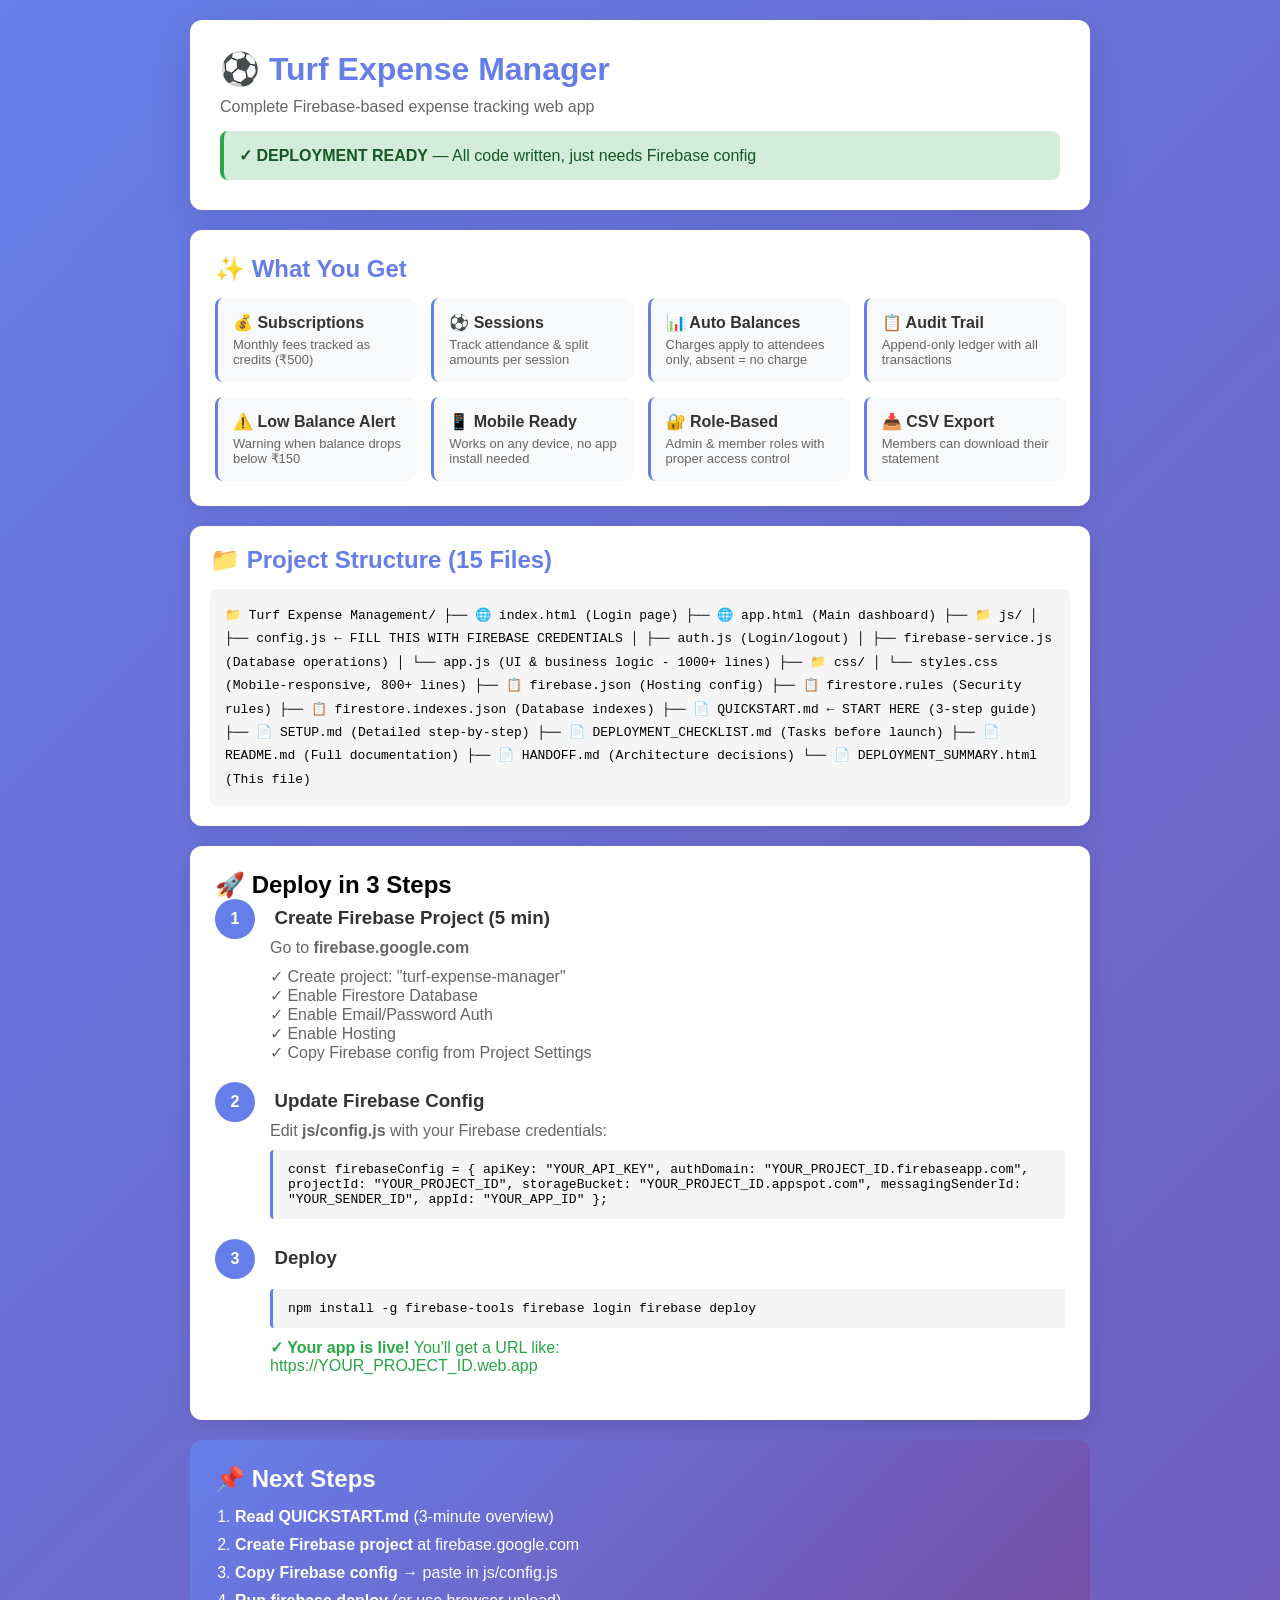
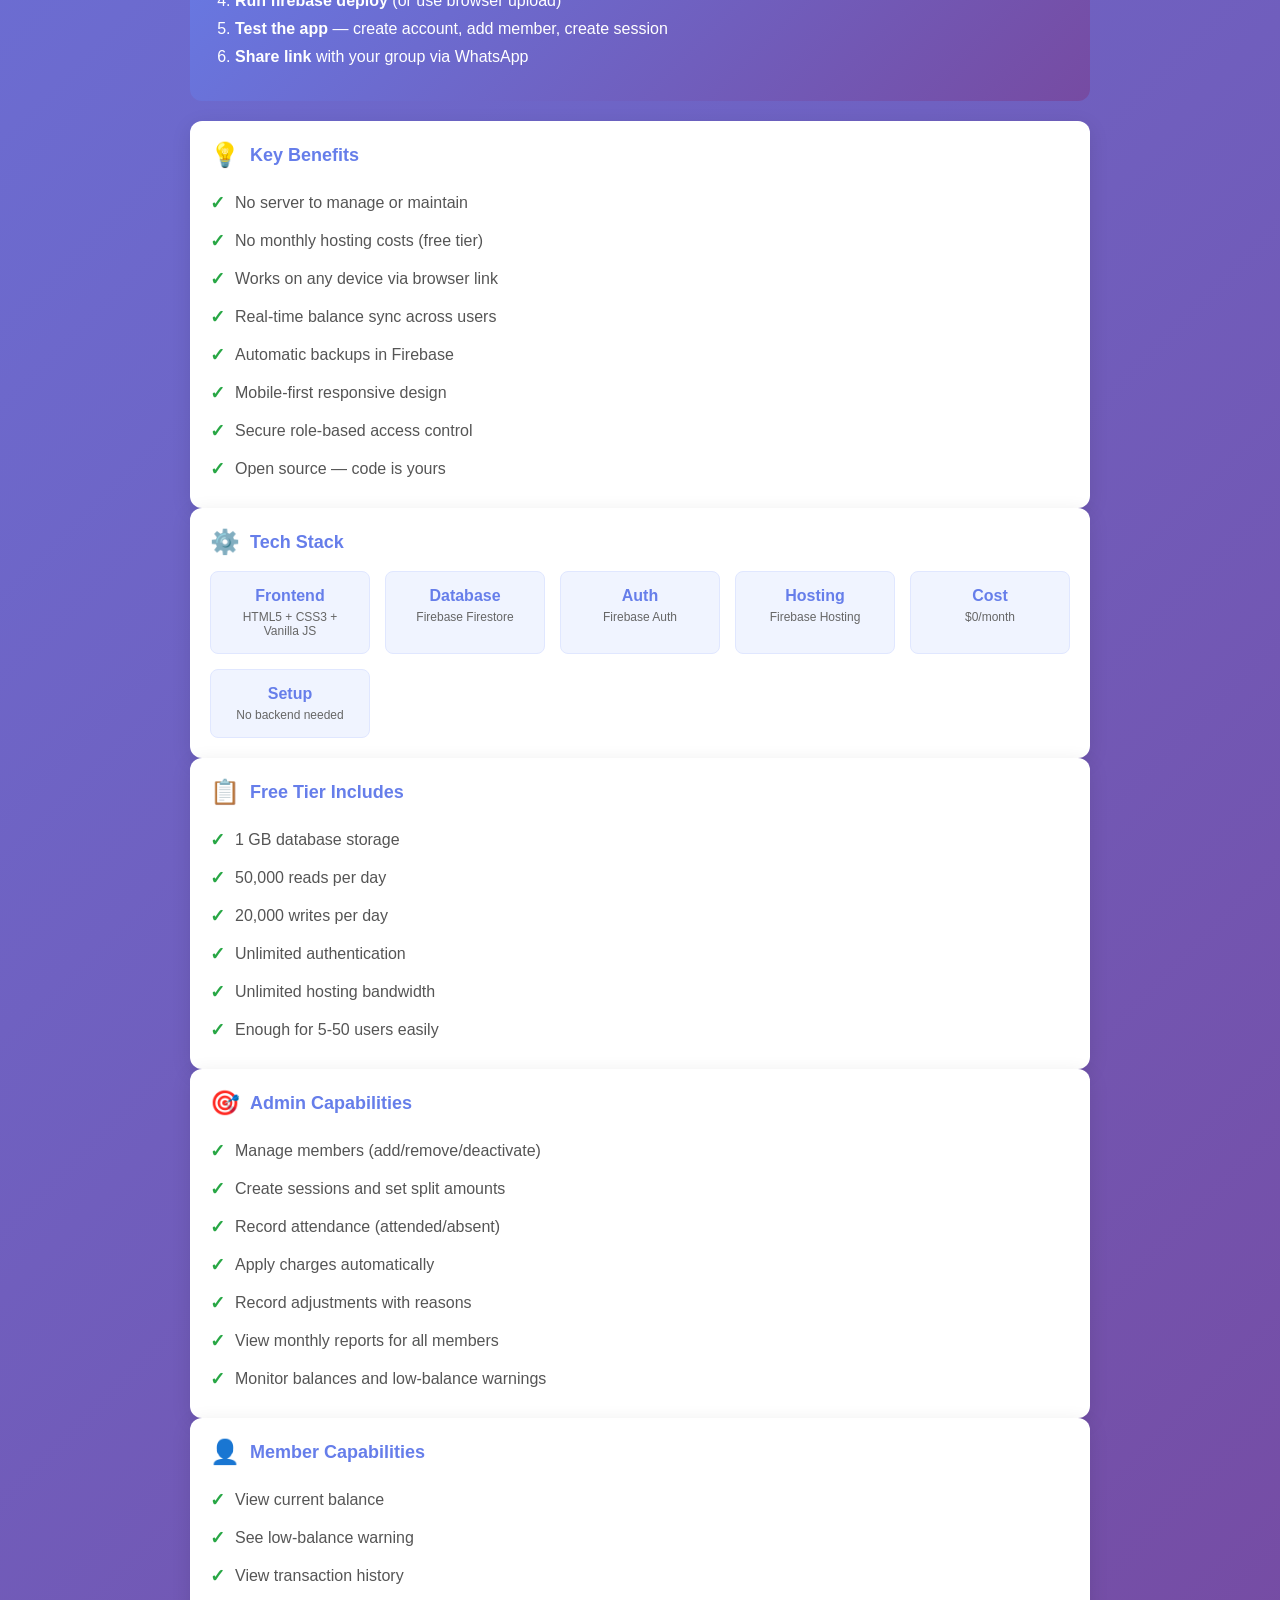
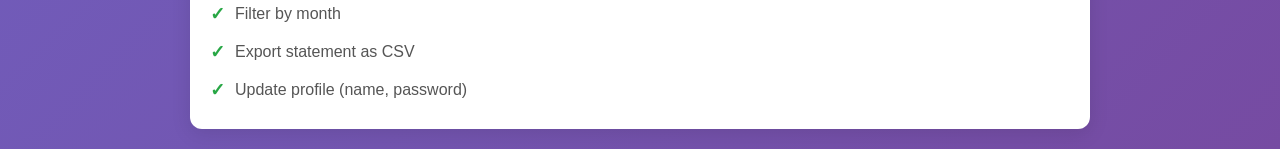
<file: DEPLOYMENT_SUMMARY.html>
<!DOCTYPE html>
<html lang="en">
<head>
    <meta charset="UTF-8">
    <meta name="viewport" content="width=device-width, initial-scale=1.0">
    <title>Turf Expense Manager - Deployment Ready</title>
    <style>
        * { margin: 0; padding: 0; box-sizing: border-box; }
        body {
            font-family: -apple-system, BlinkMacSystemFont, 'Segoe UI', Roboto, sans-serif;
            background: linear-gradient(135deg, #667eea 0%, #764ba2 100%);
            min-height: 100vh;
            padding: 20px;
        }
        .container { max-width: 900px; margin: 0 auto; }
        .header {
            background: white;
            padding: 30px;
            border-radius: 12px;
            margin-bottom: 20px;
            box-shadow: 0 10px 40px rgba(0,0,0,0.1);
        }
        .header h1 { font-size: 32px; margin-bottom: 10px; color: #667eea; }
        .header p { color: #666; font-size: 16px; }
        .status {
            background: #d4edda;
            color: #155724;
            padding: 15px;
            border-radius: 8px;
            margin-top: 15px;
            border-left: 4px solid #28a745;
        }
        .grid { display: grid; grid-template-columns: repeat(auto-fit, minmax(280px, 1fr)); gap: 20px; margin-bottom: 20px; }
        .card {
            background: white;
            padding: 20px;
            border-radius: 12px;
            box-shadow: 0 5px 20px rgba(0,0,0,0.1);
        }
        .card h2 { color: #667eea; margin-bottom: 15px; font-size: 18px; display: flex; align-items: center; }
        .card h2 .icon { font-size: 24px; margin-right: 10px; }
        .card ul { list-style: none; }
        .card li { padding: 8px 0; display: flex; align-items: center; color: #555; }
        .card li:before { content: "✓"; color: #28a745; font-weight: bold; margin-right: 10px; font-size: 18px; }
        .steps {
            background: white;
            padding: 25px;
            border-radius: 12px;
            margin-bottom: 20px;
            box-shadow: 0 5px 20px rgba(0,0,0,0.1);
        }
        .step { margin-bottom: 20px; }
        .step-num {
            display: inline-block;
            background: #667eea;
            color: white;
            width: 40px;
            height: 40px;
            border-radius: 50%;
            text-align: center;
            line-height: 40px;
            font-weight: bold;
            margin-right: 15px;
        }
        .step h3 { color: #333; margin-bottom: 8px; display: inline-block; }
        .step p { color: #666; margin-bottom: 10px; margin-left: 55px; }
        .code {
            background: #f5f5f5;
            border-left: 3px solid #667eea;
            padding: 12px 15px;
            margin: 10px 0 10px 55px;
            font-family: 'Courier New', monospace;
            font-size: 13px;
            overflow-x: auto;
            border-radius: 4px;
        }
        .features {
            background: white;
            padding: 25px;
            border-radius: 12px;
            margin-bottom: 20px;
            box-shadow: 0 5px 20px rgba(0,0,0,0.1);
        }
        .features h2 { color: #667eea; margin-bottom: 15px; }
        .feature-grid { display: grid; grid-template-columns: repeat(auto-fit, minmax(200px, 1fr)); gap: 15px; }
        .feature-item {
            background: #f8f9fa;
            padding: 15px;
            border-radius: 8px;
            border-left: 3px solid #667eea;
        }
        .feature-item strong { color: #333; }
        .feature-item p { color: #666; font-size: 13px; margin-top: 5px; }
        .next-steps {
            background: linear-gradient(135deg, #667eea 0%, #764ba2 100%);
            color: white;
            padding: 25px;
            border-radius: 12px;
            margin-bottom: 20px;
        }
        .next-steps h2 { margin-bottom: 15px; }
        .next-steps ol { margin-left: 20px; }
        .next-steps li { margin-bottom: 10px; }
        .file-structure {
            background: white;
            padding: 20px;
            border-radius: 12px;
            margin-bottom: 20px;
            box-shadow: 0 5px 20px rgba(0,0,0,0.1);
        }
        .file-structure h2 { color: #667eea; margin-bottom: 15px; }
        .file-tree {
            font-family: 'Courier New', monospace;
            font-size: 13px;
            line-height: 1.8;
            background: #f5f5f5;
            padding: 15px;
            border-radius: 8px;
            overflow-x: auto;
        }
        .tech-stack {
            display: grid;
            grid-template-columns: repeat(auto-fit, minmax(150px, 1fr));
            gap: 15px;
            margin-top: 15px;
        }
        .tech {
            background: #f0f4ff;
            padding: 15px;
            border-radius: 8px;
            text-align: center;
            border: 1px solid #e0e7ff;
        }
        .tech .name { font-weight: bold; color: #667eea; }
        .tech .desc { font-size: 12px; color: #666; margin-top: 5px; }
        @media (max-width: 768px) {
            .header h1 { font-size: 24px; }
            .grid { grid-template-columns: 1fr; }
        }
    </style>
</head>
<body>
    <div class="container">
        <div class="header">
            <h1>⚽ Turf Expense Manager</h1>
            <p>Complete Firebase-based expense tracking web app</p>
            <div class="status">
                <strong>✓ DEPLOYMENT READY</strong> — All code written, just needs Firebase config
            </div>
        </div>

        <div class="features">
            <h2>✨ What You Get</h2>
            <div class="feature-grid">
                <div class="feature-item">
                    <strong>💰 Subscriptions</strong>
                    <p>Monthly fees tracked as credits (₹500)</p>
                </div>
                <div class="feature-item">
                    <strong>⚽ Sessions</strong>
                    <p>Track attendance & split amounts per session</p>
                </div>
                <div class="feature-item">
                    <strong>📊 Auto Balances</strong>
                    <p>Charges apply to attendees only, absent = no charge</p>
                </div>
                <div class="feature-item">
                    <strong>📋 Audit Trail</strong>
                    <p>Append-only ledger with all transactions</p>
                </div>
                <div class="feature-item">
                    <strong>⚠️ Low Balance Alert</strong>
                    <p>Warning when balance drops below ₹150</p>
                </div>
                <div class="feature-item">
                    <strong>📱 Mobile Ready</strong>
                    <p>Works on any device, no app install needed</p>
                </div>
                <div class="feature-item">
                    <strong>🔐 Role-Based</strong>
                    <p>Admin & member roles with proper access control</p>
                </div>
                <div class="feature-item">
                    <strong>📥 CSV Export</strong>
                    <p>Members can download their statement</p>
                </div>
            </div>
        </div>

        <div class="file-structure">
            <h2>📁 Project Structure (15 Files)</h2>
            <div class="file-tree">
📁 Turf Expense Management/
├── 🌐 index.html          (Login page)
├── 🌐 app.html            (Main dashboard)
├── 📁 js/
│   ├── config.js          ← FILL THIS WITH FIREBASE CREDENTIALS
│   ├── auth.js            (Login/logout)
│   ├── firebase-service.js (Database operations)
│   └── app.js             (UI & business logic - 1000+ lines)
├── 📁 css/
│   └── styles.css         (Mobile-responsive, 800+ lines)
├── 📋 firebase.json       (Hosting config)
├── 📋 firestore.rules     (Security rules)
├── 📋 firestore.indexes.json (Database indexes)
├── 📄 QUICKSTART.md       ← START HERE (3-step guide)
├── 📄 SETUP.md            (Detailed step-by-step)
├── 📄 DEPLOYMENT_CHECKLIST.md (Tasks before launch)
├── 📄 README.md           (Full documentation)
├── 📄 HANDOFF.md          (Architecture decisions)
└── 📄 DEPLOYMENT_SUMMARY.html (This file)
            </div>
        </div>

        <div class="steps">
            <h2>🚀 Deploy in 3 Steps</h2>

            <div class="step">
                <span class="step-num">1</span>
                <h3>Create Firebase Project (5 min)</h3>
                <p>Go to <strong>firebase.google.com</strong></p>
                <ul style="margin-left: 55px; list-style: none; color: #666;">
                    <li>✓ Create project: "turf-expense-manager"</li>
                    <li>✓ Enable Firestore Database</li>
                    <li>✓ Enable Email/Password Auth</li>
                    <li>✓ Enable Hosting</li>
                    <li>✓ Copy Firebase config from Project Settings</li>
                </ul>
            </div>

            <div class="step">
                <span class="step-num">2</span>
                <h3>Update Firebase Config</h3>
                <p>Edit <strong>js/config.js</strong> with your Firebase credentials:</p>
                <div class="code">const firebaseConfig = {
    apiKey: "YOUR_API_KEY",
    authDomain: "YOUR_PROJECT_ID.firebaseapp.com",
    projectId: "YOUR_PROJECT_ID",
    storageBucket: "YOUR_PROJECT_ID.appspot.com",
    messagingSenderId: "YOUR_SENDER_ID",
    appId: "YOUR_APP_ID"
};</div>
            </div>

            <div class="step">
                <span class="step-num">3</span>
                <h3>Deploy</h3>
                <div class="code">npm install -g firebase-tools
firebase login
firebase deploy</div>
                <p style="margin-left: 55px; color: #28a745;"><strong>✓ Your app is live!</strong> You'll get a URL like:<br>https://YOUR_PROJECT_ID.web.app</p>
            </div>
        </div>

        <div class="next-steps">
            <h2>📌 Next Steps</h2>
            <ol>
                <li><strong>Read QUICKSTART.md</strong> (3-minute overview)</li>
                <li><strong>Create Firebase project</strong> at firebase.google.com</li>
                <li><strong>Copy Firebase config</strong> → paste in js/config.js</li>
                <li><strong>Run firebase deploy</strong> (or use browser upload)</li>
                <li><strong>Test the app</strong> — create account, add member, create session</li>
                <li><strong>Share link</strong> with your group via WhatsApp</li>
            </ol>
        </div>

        <div class="card">
            <h2><span class="icon">💡</span>Key Benefits</h2>
            <ul>
                <li>No server to manage or maintain</li>
                <li>No monthly hosting costs (free tier)</li>
                <li>Works on any device via browser link</li>
                <li>Real-time balance sync across users</li>
                <li>Automatic backups in Firebase</li>
                <li>Mobile-first responsive design</li>
                <li>Secure role-based access control</li>
                <li>Open source — code is yours</li>
            </ul>
        </div>

        <div class="card">
            <h2><span class="icon">⚙️</span>Tech Stack</h2>
            <div class="tech-stack">
                <div class="tech">
                    <div class="name">Frontend</div>
                    <div class="desc">HTML5 + CSS3 + Vanilla JS</div>
                </div>
                <div class="tech">
                    <div class="name">Database</div>
                    <div class="desc">Firebase Firestore</div>
                </div>
                <div class="tech">
                    <div class="name">Auth</div>
                    <div class="desc">Firebase Auth</div>
                </div>
                <div class="tech">
                    <div class="name">Hosting</div>
                    <div class="desc">Firebase Hosting</div>
                </div>
                <div class="tech">
                    <div class="name">Cost</div>
                    <div class="desc">$0/month</div>
                </div>
                <div class="tech">
                    <div class="name">Setup</div>
                    <div class="desc">No backend needed</div>
                </div>
            </div>
        </div>

        <div class="card">
            <h2><span class="icon">📋</span>Free Tier Includes</h2>
            <ul>
                <li>1 GB database storage</li>
                <li>50,000 reads per day</li>
                <li>20,000 writes per day</li>
                <li>Unlimited authentication</li>
                <li>Unlimited hosting bandwidth</li>
                <li>Enough for 5-50 users easily</li>
            </ul>
        </div>

        <div class="card">
            <h2><span class="icon">🎯</span>Admin Capabilities</h2>
            <ul>
                <li>Manage members (add/remove/deactivate)</li>
                <li>Create sessions and set split amounts</li>
                <li>Record attendance (attended/absent)</li>
                <li>Apply charges automatically</li>
                <li>Record adjustments with reasons</li>
                <li>View monthly reports for all members</li>
                <li>Monitor balances and low-balance warnings</li>
            </ul>
        </div>

        <div class="card">
            <h2><span class="icon">👤</span>Member Capabilities</h2>
            <ul>
                <li>View current balance</li>
                <li>See low-balance warning</li>
                <li>View transaction history</li>
                <li>Filter by month</li>
                <li>Export statement as CSV</li>
                <li>Update profile (name, password)</li>
            </ul>
        </div>
    </div>
</body>
</html>
</file>
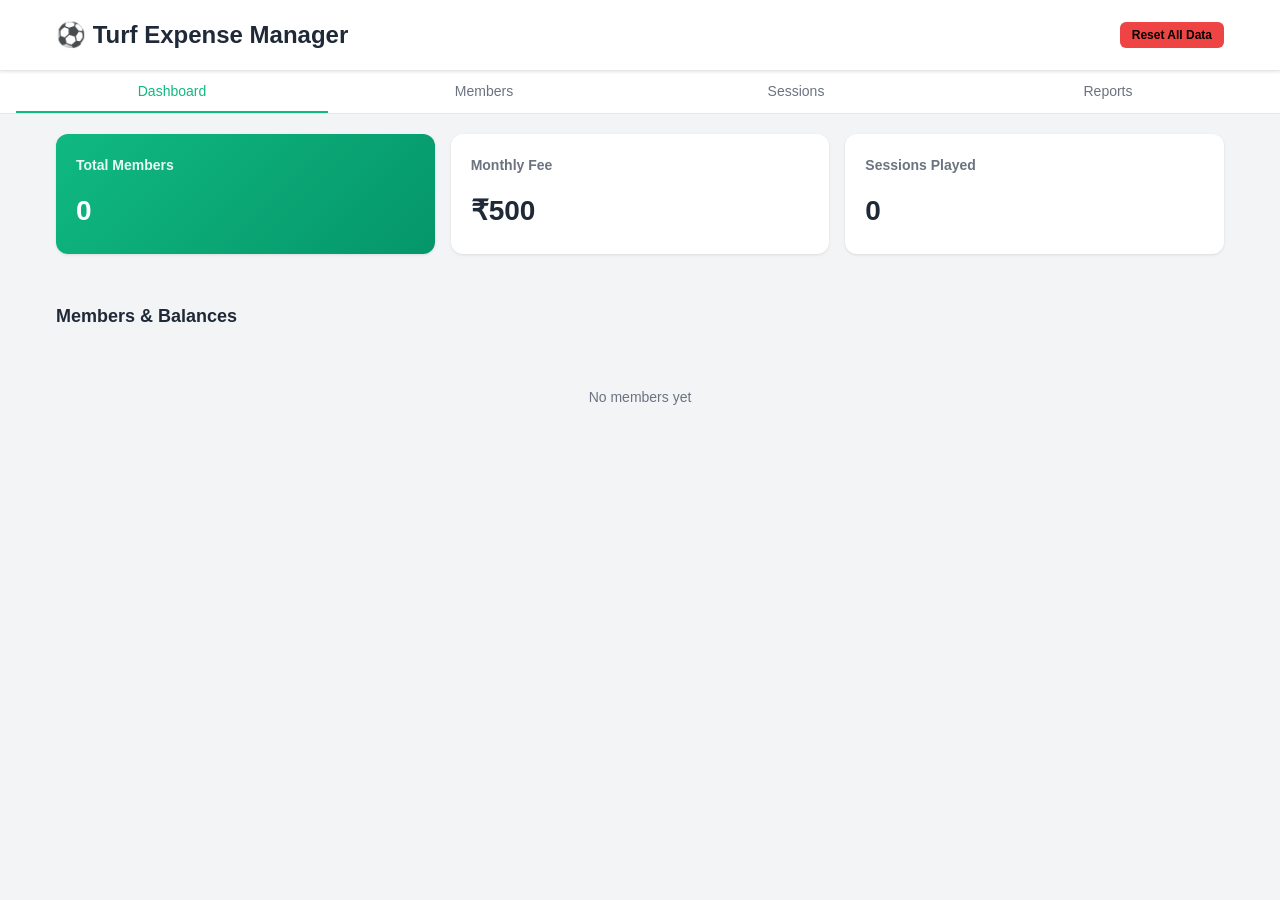
<file: index-offline.html>
<!DOCTYPE html>
<html lang="en">
<head>
    <meta charset="UTF-8">
    <meta name="viewport" content="width=device-width, initial-scale=1.0">
    <title>Turf Expense Manager</title>
    <link rel="stylesheet" href="css/styles.css">
</head>
<body>
    <div id="app" class="app-container">
        <!-- Header -->
        <header class="header">
            <div class="header-content">
                <h1>⚽ Turf Expense Manager</h1>
                <div class="header-actions">
                    <button id="resetBtn" class="btn btn-small" style="background: #ef4444;">Reset All Data</button>
                </div>
            </div>
        </header>

        <!-- Navigation Tabs -->
        <nav class="nav-tabs">
            <button class="nav-tab active" data-tab="dashboard">Dashboard</button>
            <button class="nav-tab" data-tab="members">Members</button>
            <button class="nav-tab" data-tab="sessions">Sessions</button>
            <button class="nav-tab" data-tab="reports">Reports</button>
        </nav>

        <!-- Main Content -->
        <main class="main-content">

            <!-- Dashboard Tab -->
            <section id="dashboard" class="tab-content active">
                <div class="dashboard-cards">
                    <div class="card card-primary">
                        <h3>Total Members</h3>
                        <p id="totalMembers" class="amount">0</p>
                    </div>
                    <div class="card">
                        <h3>Monthly Fee</h3>
                        <p class="amount">₹500</p>
                    </div>
                    <div class="card">
                        <h3>Sessions Played</h3>
                        <p id="totalSessions" class="amount">0</p>
                    </div>
                </div>

                <div class="recent-transactions">
                    <h2>Members & Balances</h2>
                    <div id="membersOverview" class="transaction-list"></div>
                </div>
            </section>

            <!-- Members Tab -->
            <section id="members" class="tab-content">
                <div class="section-header">
                    <h2>Manage Members</h2>
                    <button id="addMemberBtn" class="btn btn-primary">+ Add Member</button>
                </div>

                <div id="membersTable" class="table-responsive">
                    <table>
                        <thead>
                            <tr>
                                <th>Name</th>
                                <th>Balance</th>
                                <th>Status</th>
                                <th>Actions</th>
                            </tr>
                        </thead>
                        <tbody id="membersBody"></tbody>
                    </table>
                </div>
            </section>

            <!-- Sessions Tab -->
            <section id="sessions" class="tab-content">
                <div class="section-header">
                    <h2>Sessions</h2>
                    <button id="addSessionBtn" class="btn btn-primary">+ New Session</button>
                </div>

                <div id="sessionsList" class="sessions-list"></div>
            </section>

            <!-- Reports Tab -->
            <section id="reports" class="tab-content">
                <h2>Reports</h2>
                <button id="exportBtn" class="btn btn-primary">📥 Export All Data (CSV)</button>
                <div id="reportContent" class="report-content" style="margin-top: 20px;"></div>
            </section>

        </main>
    </div>

    <!-- Modals -->
    <div id="addMemberModal" class="modal">
        <div class="modal-content">
            <span class="close">&times;</span>
            <h2>Add New Member</h2>
            <form id="addMemberForm">
                <div class="form-group">
                    <label for="memberName">Name</label>
                    <input type="text" id="memberName" required>
                </div>
                <button type="submit" class="btn btn-primary btn-block">Add Member</button>
            </form>
        </div>
    </div>

    <div id="addSessionModal" class="modal">
        <div class="modal-content">
            <span class="close">&times;</span>
            <h2>New Session</h2>
            <form id="addSessionForm">
                <div class="form-group">
                    <label for="sessionDate">Date</label>
                    <input type="date" id="sessionDate" required>
                </div>
                <div class="form-group">
                    <label for="splitAmount">Split Amount</label>
                    <input type="number" id="splitAmount" min="0" step="10" required>
                </div>
                <div class="form-group">
                    <label>Select Members (Attended)</label>
                    <div id="memberCheckboxes" style="max-height: 200px; overflow-y: auto;"></div>
                </div>
                <button type="submit" class="btn btn-primary btn-block">Create Session</button>
            </form>
        </div>
    </div>

    <script src="js/app-offline.js"></script>
</body>
</html>
</file>
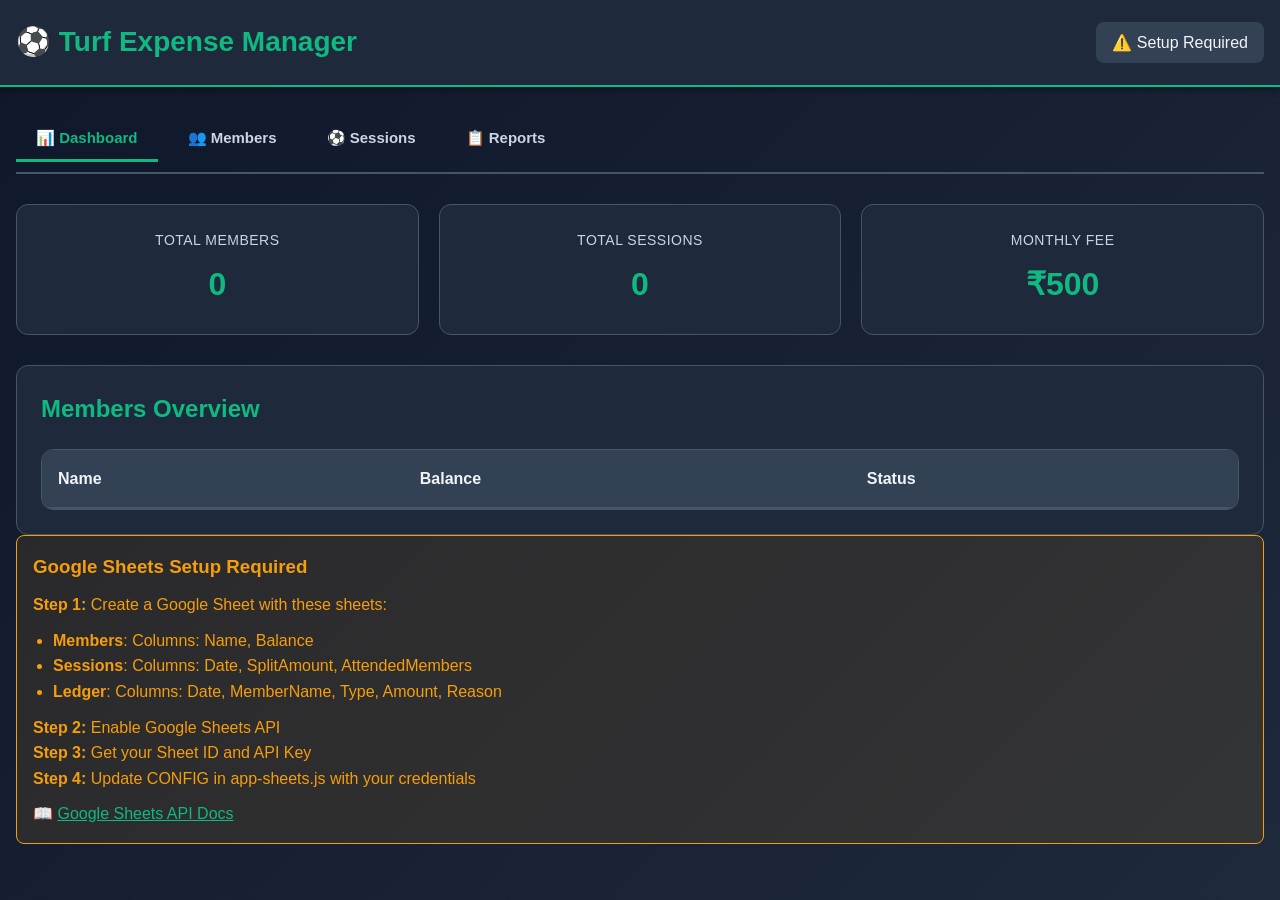
<file: index-sheets.html>
<!DOCTYPE html>
<html lang="en">
<head>
    <meta charset="UTF-8">
    <meta name="viewport" content="width=device-width, initial-scale=1.0">
    <title>Turf Expense Manager - Google Sheets Backend</title>
    <style>
        * {
            margin: 0;
            padding: 0;
            box-sizing: border-box;
        }

        :root {
            --primary: #10b981;
            --primary-dark: #059669;
            --secondary: #6366f1;
            --danger: #ef4444;
            --warning: #f59e0b;
            --bg-primary: #0f172a;
            --bg-secondary: #1e293b;
            --bg-tertiary: #334155;
            --text-primary: #f1f5f9;
            --text-secondary: #cbd5e1;
            --border: #475569;
        }

        body {
            font-family: 'Segoe UI', Tahoma, Geneva, Verdana, sans-serif;
            background: linear-gradient(135deg, #0f172a 0%, #1e293b 100%);
            color: var(--text-primary);
            line-height: 1.6;
            min-height: 100vh;
        }

        .container {
            max-width: 1400px;
            margin: 0 auto;
            padding: 0 16px;
        }

        /* Header */
        header {
            background: var(--bg-secondary);
            border-bottom: 2px solid var(--primary);
            padding: 20px 0;
            margin-bottom: 30px;
            box-shadow: 0 4px 6px rgba(0, 0, 0, 0.3);
            position: sticky;
            top: 0;
            z-index: 100;
        }

        .header-content {
            display: flex;
            justify-content: space-between;
            align-items: center;
            flex-wrap: wrap;
            gap: 20px;
        }

        h1 {
            font-size: 28px;
            font-weight: 700;
            color: var(--primary);
        }

        .header-actions {
            display: flex;
            gap: 10px;
            flex-wrap: wrap;
        }

        /* Navigation Tabs */
        .nav-tabs {
            display: flex;
            gap: 10px;
            margin-bottom: 30px;
            border-bottom: 2px solid var(--border);
            overflow-x: auto;
            padding-bottom: 10px;
        }

        .nav-tab {
            padding: 12px 20px;
            background: transparent;
            border: none;
            color: var(--text-secondary);
            cursor: pointer;
            font-size: 15px;
            font-weight: 600;
            border-bottom: 3px solid transparent;
            transition: all 0.3s ease;
            white-space: nowrap;
        }

        .nav-tab:hover {
            color: var(--primary);
        }

        .nav-tab.active {
            color: var(--primary);
            border-bottom-color: var(--primary);
        }

        /* Buttons */
        .btn {
            padding: 12px 24px;
            border: none;
            border-radius: 8px;
            font-size: 14px;
            font-weight: 600;
            cursor: pointer;
            transition: all 0.3s ease;
            display: inline-flex;
            align-items: center;
            gap: 8px;
        }

        .btn-primary {
            background: var(--primary);
            color: white;
        }

        .btn-primary:hover {
            background: var(--primary-dark);
            transform: translateY(-2px);
            box-shadow: 0 4px 12px rgba(16, 185, 129, 0.3);
        }

        .btn-secondary {
            background: var(--secondary);
            color: white;
        }

        .btn-secondary:hover {
            background: #4f46e5;
        }

        .btn-danger {
            background: var(--danger);
            color: white;
        }

        .btn-danger:hover {
            background: #dc2626;
        }

        .btn-small {
            padding: 8px 12px;
            font-size: 13px;
        }

        /* Cards */
        .card {
            background: var(--bg-secondary);
            border-radius: 12px;
            padding: 24px;
            border: 1px solid var(--border);
            transition: all 0.3s ease;
        }

        .card:hover {
            border-color: var(--primary);
            transform: translateY(-4px);
            box-shadow: 0 8px 24px rgba(16, 185, 129, 0.15);
        }

        .card-grid {
            display: grid;
            grid-template-columns: repeat(auto-fit, minmax(250px, 1fr));
            gap: 20px;
            margin-bottom: 30px;
        }

        .stat-card {
            text-align: center;
        }

        .stat-label {
            color: var(--text-secondary);
            font-size: 14px;
            margin-bottom: 8px;
            text-transform: uppercase;
            letter-spacing: 0.5px;
        }

        .stat-value {
            font-size: 32px;
            font-weight: 700;
            color: var(--primary);
        }

        /* Tables */
        .table-responsive {
            overflow-x: auto;
            border-radius: 12px;
            background: var(--bg-secondary);
            border: 1px solid var(--border);
        }

        table {
            width: 100%;
            border-collapse: collapse;
        }

        thead {
            background: var(--bg-tertiary);
        }

        th {
            padding: 16px;
            text-align: left;
            font-weight: 600;
            color: var(--text-primary);
            border-bottom: 2px solid var(--border);
        }

        td {
            padding: 16px;
            border-bottom: 1px solid var(--border);
        }

        tr:hover {
            background: var(--bg-tertiary);
        }

        .balance-positive {
            color: var(--primary);
            font-weight: 600;
        }

        .balance-negative {
            color: var(--danger);
            font-weight: 600;
        }

        /* Modal */
        .modal {
            display: none;
            position: fixed;
            z-index: 1000;
            left: 0;
            top: 0;
            width: 100%;
            height: 100%;
            background: rgba(0, 0, 0, 0.7);
            animation: fadeIn 0.3s ease;
        }

        @keyframes fadeIn {
            from { opacity: 0; }
            to { opacity: 1; }
        }

        .modal-content {
            background: var(--bg-secondary);
            margin: 10% auto;
            padding: 30px;
            border-radius: 12px;
            width: 90%;
            max-width: 500px;
            border: 1px solid var(--border);
            animation: slideUp 0.3s ease;
        }

        @keyframes slideUp {
            from {
                transform: translateY(30px);
                opacity: 0;
            }
            to {
                transform: translateY(0);
                opacity: 1;
            }
        }

        .close {
            color: var(--text-secondary);
            float: right;
            font-size: 28px;
            font-weight: bold;
            cursor: pointer;
            line-height: 1;
        }

        .close:hover {
            color: var(--text-primary);
        }

        .form-group {
            margin-bottom: 20px;
        }

        label {
            display: block;
            margin-bottom: 8px;
            font-weight: 600;
            color: var(--text-primary);
        }

        input, select, textarea {
            width: 100%;
            padding: 12px;
            border: 1px solid var(--border);
            border-radius: 8px;
            background: var(--bg-tertiary);
            color: var(--text-primary);
            font-size: 14px;
        }

        input:focus, select:focus, textarea:focus {
            outline: none;
            border-color: var(--primary);
            box-shadow: 0 0 0 3px rgba(16, 185, 129, 0.1);
        }

        /* Empty State */
        .empty-state {
            text-align: center;
            padding: 40px 20px;
            color: var(--text-secondary);
        }

        .empty-state-icon {
            font-size: 48px;
            margin-bottom: 16px;
        }

        /* Loading */
        .loading {
            text-align: center;
            padding: 40px 20px;
            color: var(--text-secondary);
        }

        .spinner {
            border: 3px solid var(--border);
            border-top: 3px solid var(--primary);
            border-radius: 50%;
            width: 30px;
            height: 30px;
            animation: spin 1s linear infinite;
            margin: 0 auto 16px;
        }

        @keyframes spin {
            0% { transform: rotate(0deg); }
            100% { transform: rotate(360deg); }
        }

        /* Alert */
        .alert {
            padding: 16px;
            border-radius: 8px;
            margin-bottom: 20px;
            border: 1px solid;
        }

        .alert-success {
            background: rgba(16, 185, 129, 0.1);
            color: var(--primary);
            border-color: var(--primary);
        }

        .alert-error {
            background: rgba(239, 68, 68, 0.1);
            color: var(--danger);
            border-color: var(--danger);
        }

        .alert-warning {
            background: rgba(245, 158, 11, 0.1);
            color: var(--warning);
            border-color: var(--warning);
        }

        /* Responsive */
        @media (max-width: 768px) {
            h1 {
                font-size: 22px;
            }

            .header-content {
                flex-direction: column;
                align-items: flex-start;
            }

            .card-grid {
                grid-template-columns: 1fr;
            }

            .stat-value {
                font-size: 24px;
            }

            table {
                font-size: 13px;
            }

            th, td {
                padding: 12px 8px;
            }

            .btn {
                padding: 10px 16px;
                font-size: 13px;
            }

            .modal-content {
                width: 95%;
                margin: 20% auto;
                padding: 20px;
            }

            .nav-tabs {
                flex-wrap: nowrap;
                overflow-x: auto;
                -webkit-overflow-scrolling: touch;
            }
        }

        /* Success Message */
        .success-badge {
            background: var(--primary);
            color: white;
            padding: 8px 16px;
            border-radius: 20px;
            font-size: 12px;
            font-weight: 600;
        }

        .warning-badge {
            background: var(--warning);
            color: #000;
            padding: 8px 16px;
            border-radius: 20px;
            font-size: 12px;
            font-weight: 600;
        }
    </style>
</head>
<body>
    <header>
        <div class="container">
            <div class="header-content">
                <h1>⚽ Turf Expense Manager</h1>
                <div class="header-actions">
                    <div id="connectionStatus" style="padding: 8px 16px; border-radius: 8px; background: var(--bg-tertiary);">
                        <span id="statusText">Setting up...</span>
                    </div>
                </div>
            </div>
        </div>
    </header>

    <main class="container">
        <!-- Navigation -->
        <nav class="nav-tabs">
            <button class="nav-tab active" data-tab="dashboard">📊 Dashboard</button>
            <button class="nav-tab" data-tab="members">👥 Members</button>
            <button class="nav-tab" data-tab="sessions">⚽ Sessions</button>
            <button class="nav-tab" data-tab="reports">📋 Reports</button>
        </nav>

        <!-- Dashboard Tab -->
        <section id="dashboard" class="tab-content active">
            <div class="card-grid">
                <div class="card stat-card">
                    <div class="stat-label">Total Members</div>
                    <div class="stat-value" id="totalMembers">0</div>
                </div>
                <div class="card stat-card">
                    <div class="stat-label">Total Sessions</div>
                    <div class="stat-value" id="totalSessions">0</div>
                </div>
                <div class="card stat-card">
                    <div class="stat-label">Monthly Fee</div>
                    <div class="stat-value">₹500</div>
                </div>
            </div>

            <div class="card">
                <h2 style="margin-bottom: 20px; color: var(--primary);">Members Overview</h2>
                <div id="membersOverview" class="table-responsive">
                    <table>
                        <thead>
                            <tr>
                                <th>Name</th>
                                <th>Balance</th>
                                <th>Status</th>
                            </tr>
                        </thead>
                        <tbody id="overviewBody"></tbody>
                    </table>
                </div>
            </div>
        </section>

        <!-- Members Tab -->
        <section id="members" class="tab-content" style="display: none;">
            <div style="display: flex; justify-content: space-between; align-items: center; margin-bottom: 20px; flex-wrap: wrap; gap: 10px;">
                <h2 style="color: var(--primary);">Manage Members</h2>
                <button class="btn btn-primary" id="addMemberBtn">+ Add Member</button>
            </div>
            <div id="membersTable" class="table-responsive">
                <table>
                    <thead>
                        <tr>
                            <th>Name</th>
                            <th>Balance</th>
                            <th>Actions</th>
                        </tr>
                    </thead>
                    <tbody id="membersBody"></tbody>
                </table>
            </div>
        </section>

        <!-- Sessions Tab -->
        <section id="sessions" class="tab-content" style="display: none;">
            <div style="display: flex; justify-content: space-between; align-items: center; margin-bottom: 20px; flex-wrap: wrap; gap: 10px;">
                <h2 style="color: var(--primary);">Sessions</h2>
                <button class="btn btn-primary" id="addSessionBtn">+ New Session</button>
            </div>
            <div id="sessionsList"></div>
        </section>

        <!-- Reports Tab -->
        <section id="reports" class="tab-content" style="display: none;">
            <div style="display: flex; justify-content: space-between; align-items: center; margin-bottom: 20px; flex-wrap: wrap; gap: 10px;">
                <h2 style="color: var(--primary);">Monthly Reports</h2>
                <button class="btn btn-secondary" id="exportBtn">📥 Export CSV</button>
            </div>
            <div id="reportsContent" class="card"></div>
        </section>
    </main>

    <!-- Add Member Modal -->
    <div id="addMemberModal" class="modal">
        <div class="modal-content">
            <span class="close">&times;</span>
            <h2 style="margin-bottom: 20px;">Add New Member</h2>
            <form id="addMemberForm">
                <div class="form-group">
                    <label for="memberName">Member Name</label>
                    <input type="text" id="memberName" placeholder="Enter name" required>
                </div>
                <button type="submit" class="btn btn-primary" style="width: 100%; justify-content: center;">Add Member</button>
            </form>
        </div>
    </div>

    <!-- Add Session Modal -->
    <div id="addSessionModal" class="modal">
        <div class="modal-content">
            <span class="close">&times;</span>
            <h2 style="margin-bottom: 20px;">New Session</h2>
            <form id="addSessionForm">
                <div class="form-group">
                    <label for="sessionDate">Date</label>
                    <input type="date" id="sessionDate" required>
                </div>
                <div class="form-group">
                    <label for="splitAmount">Split Amount (₹)</label>
                    <input type="number" id="splitAmount" placeholder="e.g., 210" min="0" step="10" required>
                </div>
                <div class="form-group">
                    <label>Select Members (Attended)</label>
                    <div id="memberCheckboxes" style="max-height: 200px; overflow-y: auto; padding: 10px; background: var(--bg-tertiary); border-radius: 8px;"></div>
                </div>
                <button type="submit" class="btn btn-primary" style="width: 100%; justify-content: center;">Create Session</button>
            </form>
        </div>
    </div>

    <!-- Add Subscription Modal -->
    <div id="addSubscriptionModal" class="modal">
        <div class="modal-content">
            <span class="close">&times;</span>
            <h2 style="margin-bottom: 20px;">Add Subscription</h2>
            <form id="addSubscriptionForm">
                <input type="hidden" id="subscriptionMemberId">
                <div class="form-group">
                    <label>Member</label>
                    <input type="text" id="subscriptionMemberName" disabled>
                </div>
                <div class="form-group">
                    <label>Amount (₹)</label>
                    <input type="number" id="subscriptionAmount" value="500" required>
                </div>
                <button type="submit" class="btn btn-primary" style="width: 100%; justify-content: center;">Add Subscription</button>
            </form>
        </div>
    </div>

    <script src="js/app-sheets.js"></script>
</body>
</html>
</file>
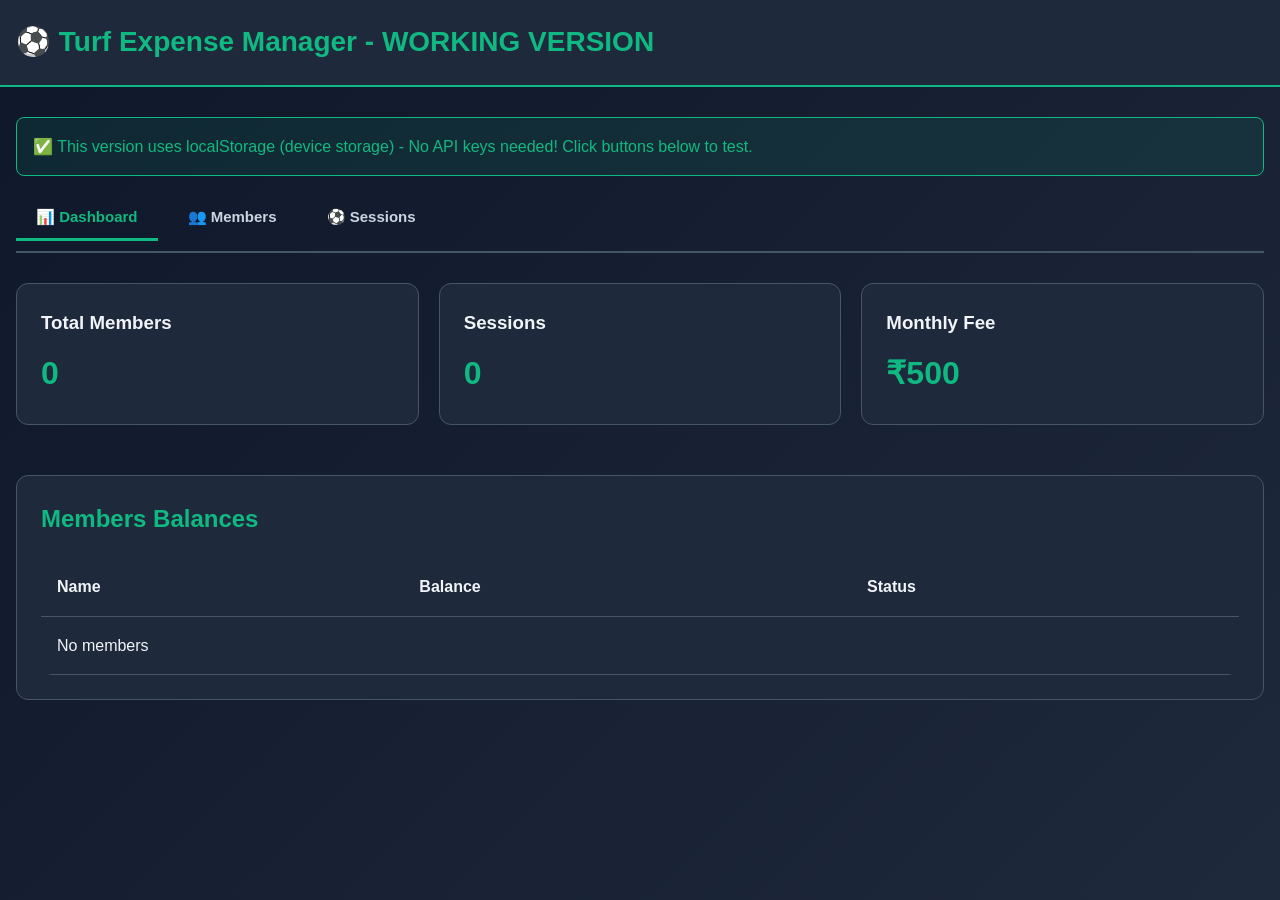
<file: index-working.html>
<!DOCTYPE html>
<html lang="en">
<head>
    <meta charset="UTF-8">
    <meta name="viewport" content="width=device-width, initial-scale=1.0">
    <title>Turf Expense Manager - Working Version</title>
    <style>
        * {
            margin: 0;
            padding: 0;
            box-sizing: border-box;
        }

        :root {
            --primary: #10b981;
            --primary-dark: #059669;
            --secondary: #6366f1;
            --danger: #ef4444;
            --bg-primary: #0f172a;
            --bg-secondary: #1e293b;
            --text-primary: #f1f5f9;
            --text-secondary: #cbd5e1;
            --border: #475569;
        }

        body {
            font-family: 'Segoe UI', Tahoma, Geneva, Verdana, sans-serif;
            background: linear-gradient(135deg, #0f172a 0%, #1e293b 100%);
            color: var(--text-primary);
            line-height: 1.6;
            min-height: 100vh;
        }

        .container {
            max-width: 1400px;
            margin: 0 auto;
            padding: 0 16px;
        }

        header {
            background: var(--bg-secondary);
            border-bottom: 2px solid var(--primary);
            padding: 20px 0;
            margin-bottom: 30px;
            position: sticky;
            top: 0;
            z-index: 100;
        }

        h1 {
            font-size: 28px;
            font-weight: 700;
            color: var(--primary);
        }

        .nav-tabs {
            display: flex;
            gap: 10px;
            margin-bottom: 30px;
            border-bottom: 2px solid var(--border);
            overflow-x: auto;
            padding-bottom: 10px;
        }

        .nav-tab {
            padding: 12px 20px;
            background: transparent;
            border: none;
            color: var(--text-secondary);
            cursor: pointer;
            font-size: 15px;
            font-weight: 600;
            border-bottom: 3px solid transparent;
            transition: all 0.3s ease;
            white-space: nowrap;
        }

        .nav-tab:hover {
            color: var(--primary);
        }

        .nav-tab.active {
            color: var(--primary);
            border-bottom-color: var(--primary);
        }

        .btn {
            padding: 12px 24px;
            border: none;
            border-radius: 8px;
            font-size: 14px;
            font-weight: 600;
            cursor: pointer;
            transition: all 0.3s ease;
            display: inline-flex;
            align-items: center;
            gap: 8px;
        }

        .btn-primary {
            background: var(--primary);
            color: white;
        }

        .btn-primary:hover {
            background: var(--primary-dark);
            transform: translateY(-2px);
        }

        .btn-small {
            padding: 8px 12px;
            font-size: 13px;
        }

        .btn-danger {
            background: var(--danger);
            color: white;
        }

        .card {
            background: var(--bg-secondary);
            border-radius: 12px;
            padding: 24px;
            border: 1px solid var(--border);
            margin-bottom: 20px;
        }

        .card-grid {
            display: grid;
            grid-template-columns: repeat(auto-fit, minmax(250px, 1fr));
            gap: 20px;
            margin-bottom: 30px;
        }

        .stat-value {
            font-size: 32px;
            font-weight: 700;
            color: var(--primary);
            margin-top: 10px;
        }

        .table-responsive {
            overflow-x: auto;
            border-radius: 12px;
            background: var(--bg-secondary);
        }

        table {
            width: 100%;
            border-collapse: collapse;
        }

        thead {
            background: var(--bg-tertiary);
        }

        th, td {
            padding: 16px;
            text-align: left;
            border-bottom: 1px solid var(--border);
        }

        tr:hover {
            background: var(--bg-tertiary);
        }

        .modal {
            display: none;
            position: fixed;
            z-index: 1000;
            left: 0;
            top: 0;
            width: 100%;
            height: 100%;
            background: rgba(0, 0, 0, 0.7);
        }

        .modal-content {
            background: var(--bg-secondary);
            margin: 10% auto;
            padding: 30px;
            border-radius: 12px;
            width: 90%;
            max-width: 500px;
            border: 1px solid var(--border);
        }

        .close {
            color: var(--text-secondary);
            float: right;
            font-size: 28px;
            font-weight: bold;
            cursor: pointer;
        }

        .close:hover {
            color: var(--text-primary);
        }

        .form-group {
            margin-bottom: 20px;
        }

        label {
            display: block;
            margin-bottom: 8px;
            font-weight: 600;
        }

        input, select {
            width: 100%;
            padding: 12px;
            border: 1px solid var(--border);
            border-radius: 8px;
            background: var(--bg-tertiary);
            color: var(--text-primary);
            font-size: 14px;
        }

        input:focus {
            outline: none;
            border-color: var(--primary);
        }

        .success {
            color: var(--primary);
            font-weight: 600;
        }

        .tab-content {
            display: none;
        }

        .tab-content.active {
            display: block;
        }

        .alert {
            padding: 16px;
            border-radius: 8px;
            margin-bottom: 20px;
            background: rgba(16, 185, 129, 0.1);
            border: 1px solid var(--primary);
            color: var(--primary);
        }

        @media (max-width: 768px) {
            h1 { font-size: 22px; }
            .card-grid { grid-template-columns: 1fr; }
            .stat-value { font-size: 24px; }
        }
    </style>
</head>
<body>
    <header>
        <div class="container">
            <h1>⚽ Turf Expense Manager - WORKING VERSION</h1>
        </div>
    </header>

    <main class="container">
        <div class="alert">
            ✅ This version uses localStorage (device storage) - No API keys needed! Click buttons below to test.
        </div>

        <nav class="nav-tabs">
            <button class="nav-tab active" data-tab="dashboard">📊 Dashboard</button>
            <button class="nav-tab" data-tab="members">👥 Members</button>
            <button class="nav-tab" data-tab="sessions">⚽ Sessions</button>
        </nav>

        <!-- Dashboard -->
        <section id="dashboard" class="tab-content active">
            <div class="card-grid">
                <div class="card">
                    <h3>Total Members</h3>
                    <div class="stat-value" id="totalMembers">0</div>
                </div>
                <div class="card">
                    <h3>Sessions</h3>
                    <div class="stat-value" id="totalSessions">0</div>
                </div>
                <div class="card">
                    <h3>Monthly Fee</h3>
                    <div class="stat-value">₹500</div>
                </div>
            </div>

            <div class="card">
                <h2 style="margin-bottom: 20px; color: var(--primary);">Members Balances</h2>
                <div class="table-responsive">
                    <table>
                        <thead>
                            <tr>
                                <th>Name</th>
                                <th>Balance</th>
                                <th>Status</th>
                            </tr>
                        </thead>
                        <tbody id="dashboardTable">
                            <tr>
                                <td colspan="3" style="text-align: center;">No members yet - Click "Add Member" →</td>
                            </tr>
                        </tbody>
                    </table>
                </div>
            </div>
        </section>

        <!-- Members -->
        <section id="members" class="tab-content">
            <div style="display: flex; gap: 10px; margin-bottom: 20px; flex-wrap: wrap;">
                <h2 style="color: var(--primary);">Members</h2>
                <button class="btn btn-primary" onclick="openMemberModal()">+ Add Member</button>
                <button class="btn btn-primary" onclick="addSubscription()">+ Add Subscription (₹500)</button>
            </div>
            <div class="table-responsive">
                <table>
                    <thead>
                        <tr>
                            <th>Name</th>
                            <th>Balance</th>
                            <th>Action</th>
                        </tr>
                    </thead>
                    <tbody id="membersTable">
                        <tr>
                            <td colspan="3" style="text-align: center;">No members - Add one above!</td>
                        </tr>
                    </tbody>
                </table>
            </div>
        </section>

        <!-- Sessions -->
        <section id="sessions" class="tab-content">
            <div style="display: flex; gap: 10px; margin-bottom: 20px; flex-wrap: wrap;">
                <h2 style="color: var(--primary);">Sessions</h2>
                <button class="btn btn-primary" onclick="openSessionModal()">+ New Session</button>
            </div>
            <div id="sessionsList"></div>
        </section>
    </main>

    <!-- Add Member Modal -->
    <div id="memberModal" class="modal">
        <div class="modal-content">
            <span class="close" onclick="closeMemberModal()">&times;</span>
            <h2>Add Member</h2>
            <form onsubmit="saveMember(event)">
                <div class="form-group">
                    <label>Name</label>
                    <input type="text" id="memberNameInput" required>
                </div>
                <button type="submit" class="btn btn-primary" style="width: 100%; justify-content: center;">Add</button>
            </form>
        </div>
    </div>

    <!-- Add Session Modal -->
    <div id="sessionModal" class="modal">
        <div class="modal-content">
            <span class="close" onclick="closeSessionModal()">&times;</span>
            <h2>New Session</h2>
            <form onsubmit="saveSession(event)">
                <div class="form-group">
                    <label>Date</label>
                    <input type="date" id="sessionDateInput" required>
                </div>
                <div class="form-group">
                    <label>Split Amount (₹)</label>
                    <input type="number" id="splitAmountInput" value="210" required>
                </div>
                <div class="form-group">
                    <label>Members Attended</label>
                    <div id="memberCheckboxes"></div>
                </div>
                <button type="submit" class="btn btn-primary" style="width: 100%; justify-content: center;">Create</button>
            </form>
        </div>
    </div>

    <script>
        // Simple localStorage-based app
        let app = {
            members: [],
            sessions: [],
            ledger: [],

            init() {
                this.load();
                this.setupTabs();
                this.render();
            },

            load() {
                this.members = JSON.parse(localStorage.getItem('members')) || [];
                this.sessions = JSON.parse(localStorage.getItem('sessions')) || [];
                this.ledger = JSON.parse(localStorage.getItem('ledger')) || [];
            },

            save() {
                localStorage.setItem('members', JSON.stringify(this.members));
                localStorage.setItem('sessions', JSON.stringify(this.sessions));
                localStorage.setItem('ledger', JSON.stringify(this.ledger));
            },

            addMember(name) {
                this.members.push({ id: Date.now(), name, balance: 0 });
                this.save();
                this.render();
            },

            getBalance(memberId) {
                return this.ledger
                    .filter(e => e.memberId === memberId)
                    .reduce((sum, e) => sum + e.amount, 0);
            },

            addLedger(memberId, type, amount, reason) {
                this.ledger.push({
                    id: Date.now(),
                    memberId,
                    type,
                    amount,
                    reason,
                    date: new Date().toISOString()
                });

                const member = this.members.find(m => m.id === memberId);
                if (member) {
                    member.balance = this.getBalance(memberId);
                }
                this.save();
            },

            addSession(date, splitAmount, attendedIds) {
                this.sessions.push({
                    id: Date.now(),
                    date,
                    splitAmount,
                    attendees: attendedIds.length
                });

                attendedIds.forEach(memberId => {
                    this.addLedger(memberId, 'charge', -splitAmount, `Session on ${date}`);
                });
                this.render();
            },

            setupTabs() {
                document.querySelectorAll('.nav-tab').forEach(tab => {
                    tab.addEventListener('click', (e) => {
                        const tabName = e.target.dataset.tab;
                        document.querySelectorAll('.tab-content').forEach(t => t.classList.remove('active'));
                        document.querySelectorAll('.nav-tab').forEach(t => t.classList.remove('active'));
                        document.getElementById(tabName).classList.add('active');
                        e.target.classList.add('active');
                    });
                });
            },

            render() {
                document.getElementById('totalMembers').textContent = this.members.length;
                document.getElementById('totalSessions').textContent = this.sessions.length;

                // Dashboard table
                let dashboardHTML = '';
                this.members.forEach(m => {
                    const balance = this.getBalance(m.id);
                    dashboardHTML += `
                        <tr>
                            <td>${m.name}</td>
                            <td style="color: ${balance < 0 ? '#ef4444' : '#10b981'}; font-weight: 600;">₹${balance}</td>
                            <td>${balance < -150 ? '⚠️ LOW' : '✅ OK'}</td>
                        </tr>
                    `;
                });
                document.getElementById('dashboardTable').innerHTML = dashboardHTML || '<tr><td colspan="3">No members</td></tr>';

                // Members table
                let membersHTML = '';
                this.members.forEach(m => {
                    const balance = this.getBalance(m.id);
                    membersHTML += `
                        <tr>
                            <td>${m.name}</td>
                            <td style="color: ${balance < 0 ? '#ef4444' : '#10b981'}; font-weight: 600;">₹${balance}</td>
                            <td>
                                <button class="btn btn-small btn-primary" onclick="app.addLedgerToMember(${m.id}, 500, 'subscription')">+₹500</button>
                            </td>
                        </tr>
                    `;
                });
                document.getElementById('membersTable').innerHTML = membersHTML || '<tr><td colspan="3">No members</td></tr>';

                // Sessions list
                let sessionsHTML = '';
                this.sessions.slice().reverse().forEach(s => {
                    sessionsHTML += `
                        <div class="card">
                            <h3 style="color: var(--primary);">${s.date}</h3>
                            <p>Split: ₹${s.splitAmount} | Members: ${s.attendees}</p>
                        </div>
                    `;
                });
                document.getElementById('sessionsList').innerHTML = sessionsHTML || '<div class="card">No sessions</div>';

                // Update checkboxes
                let checkboxesHTML = '';
                this.members.forEach(m => {
                    checkboxesHTML += `<label style="display: block; margin: 8px 0;"><input type="checkbox" value="${m.id}" class="member-checkbox"> ${m.name}</label>`;
                });
                document.getElementById('memberCheckboxes').innerHTML = checkboxesHTML;
            },

            addLedgerToMember(memberId, amount, reason) {
                this.addLedger(memberId, reason, amount, reason);
                this.render();
                alert('✅ Added!');
            }
        };

        // Modal functions
        function openMemberModal() { document.getElementById('memberModal').style.display = 'block'; }
        function closeMemberModal() { document.getElementById('memberModal').style.display = 'none'; }
        function openSessionModal() {
            if (app.members.length === 0) {
                alert('Add members first!');
                return;
            }
            document.getElementById('sessionModal').style.display = 'block';
        }
        function closeSessionModal() { document.getElementById('sessionModal').style.display = 'none'; }

        function saveMember(e) {
            e.preventDefault();
            const name = document.getElementById('memberNameInput').value;
            app.addMember(name);
            document.getElementById('memberNameInput').value = '';
            closeMemberModal();
        }

        function saveSession(e) {
            e.preventDefault();
            const date = document.getElementById('sessionDateInput').value;
            const split = parseInt(document.getElementById('splitAmountInput').value);
            const attended = Array.from(document.querySelectorAll('.member-checkbox:checked')).map(cb => parseInt(cb.value));

            if (attended.length === 0) {
                alert('Select at least one member!');
                return;
            }

            app.addSession(date, split, attended);
            closeSessionModal();
        }

        function addSubscription() {
            const memberId = prompt('Enter member name:');
            if (!memberId) return;
            const member = app.members.find(m => m.name === memberId);
            if (member) {
                app.addLedger(member.id, 'subscription', 500, 'Monthly subscription');
                app.render();
                alert('✅ Subscription added!');
            } else {
                alert('Member not found!');
            }
        }

        // Close modals when clicking outside
        window.onclick = function(e) {
            if (e.target.classList.contains('modal')) {
                e.target.style.display = 'none';
            }
        }

        // Initialize
        app.init();
    </script>
</body>
</html>
</file>
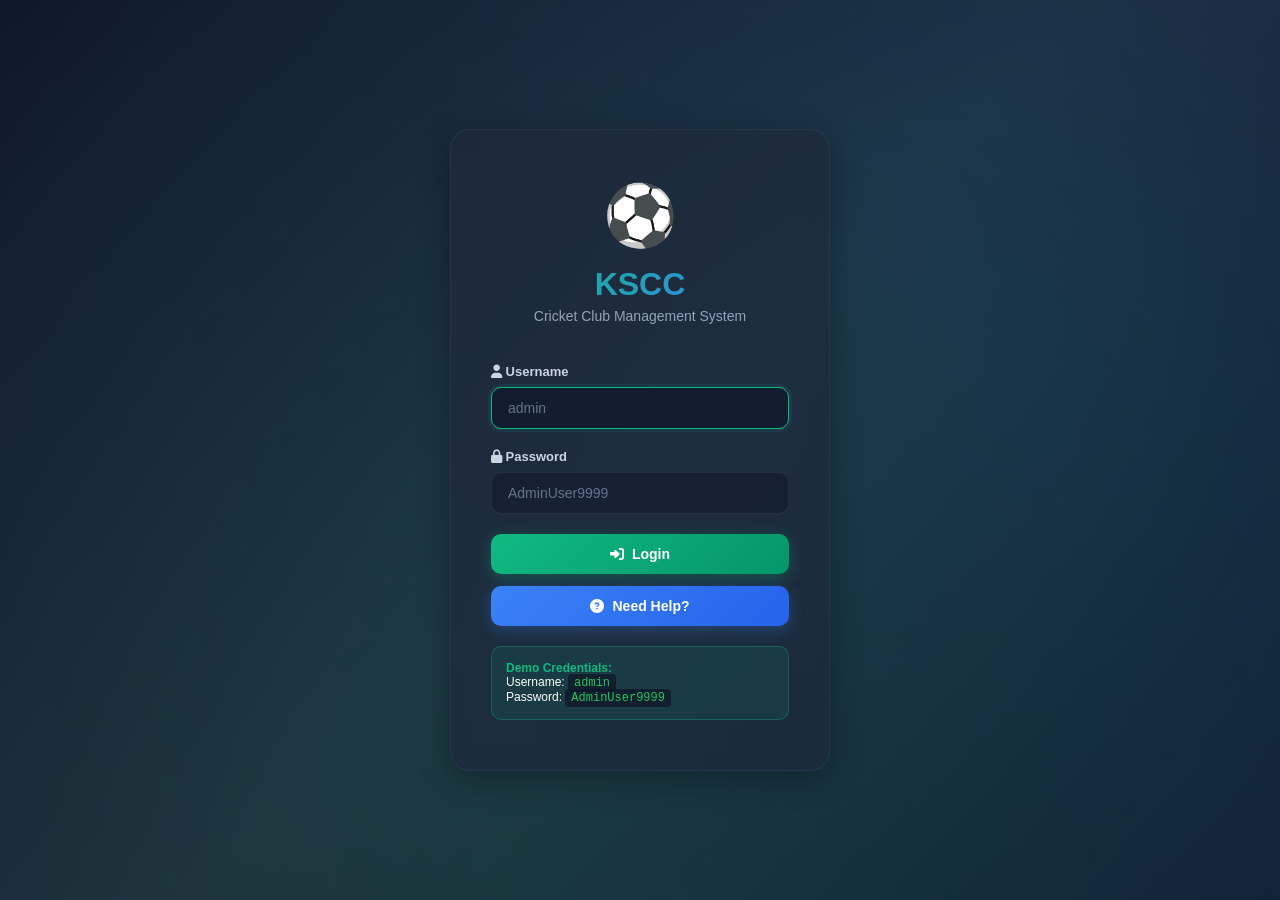
<file: login.html>
<!DOCTYPE html>
<html lang="en">
<head>
    <meta charset="UTF-8">
    <meta name="viewport" content="width=device-width, initial-scale=1.0">
    <title>KSCC - Cricket Club Management</title>
    <link href="https://cdnjs.cloudflare.com/ajax/libs/font-awesome/6.4.0/css/all.min.css" rel="stylesheet">
    <style>
        * { margin: 0; padding: 0; box-sizing: border-box; }

        body {
            font-family: 'Segoe UI', 'Helvetica Neue', sans-serif;
            background: linear-gradient(135deg, #0f172a 0%, #1e293b 50%, #0f172a 100%);
            min-height: 100vh;
            display: flex;
            align-items: center;
            justify-content: center;
            color: #ffffff;
            overflow: hidden;
            position: relative;
        }

        /* Animated background */
        body::before {
            content: '';
            position: fixed;
            top: 0;
            left: 0;
            width: 200%;
            height: 200%;
            background: radial-gradient(circle at 20% 50%, rgba(34, 197, 94, 0.1) 0%, transparent 50%),
                        radial-gradient(circle at 80% 80%, rgba(99, 102, 241, 0.1) 0%, transparent 50%),
                        radial-gradient(circle at 40% 20%, rgba(14, 165, 233, 0.1) 0%, transparent 50%);
            animation: bgShift 15s ease infinite;
            z-index: 0;
            pointer-events: none;
        }

        @keyframes bgShift {
            0%, 100% { transform: translate(0, 0); }
            50% { transform: translate(50px, 50px); }
        }

        .login-wrapper {
            position: relative;
            z-index: 1;
            width: 100%;
            max-width: 420px;
            padding: 20px;
        }

        .login-box {
            background: rgba(30, 41, 59, 0.7);
            backdrop-filter: blur(10px);
            border: 1px solid rgba(51, 65, 85, 0.5);
            border-radius: 20px;
            padding: 50px 40px;
            box-shadow: 0 8px 32px rgba(0, 0, 0, 0.3);
            animation: slideUp 0.6s ease;
        }

        @keyframes slideUp {
            from {
                opacity: 0;
                transform: translateY(30px);
            }
            to {
                opacity: 1;
                transform: translateY(0);
            }
        }

        .logo {
            font-size: 60px;
            text-align: center;
            margin-bottom: 15px;
            animation: float 3s ease-in-out infinite;
        }

        @keyframes float {
            0%, 100% { transform: translateY(0px); }
            50% { transform: translateY(-10px); }
        }

        h1 {
            text-align: center;
            font-size: 32px;
            font-weight: 700;
            background: linear-gradient(135deg, #10b981 0%, #3b82f6 100%);
            -webkit-background-clip: text;
            -webkit-text-fill-color: transparent;
            background-clip: text;
            margin-bottom: 5px;
        }

        .subtitle {
            text-align: center;
            color: #94a3b8;
            font-size: 14px;
            margin-bottom: 40px;
        }

        .form-group {
            margin-bottom: 20px;
        }

        label {
            display: block;
            margin-bottom: 8px;
            font-weight: 600;
            font-size: 13px;
            color: #cbd5e1;
        }

        input {
            width: 100%;
            padding: 12px 16px;
            background: rgba(15, 23, 42, 0.5);
            border: 1px solid rgba(51, 65, 85, 0.5);
            border-radius: 10px;
            color: #ffffff;
            font-size: 14px;
            transition: all 0.3s;
        }

        input:focus {
            outline: none;
            border-color: #10b981;
            background: rgba(15, 23, 42, 0.7);
            box-shadow: 0 0 0 3px rgba(16, 185, 129, 0.1);
        }

        input::placeholder {
            color: #64748b;
        }

        .btn {
            width: 100%;
            padding: 12px;
            border: none;
            border-radius: 10px;
            font-weight: 600;
            cursor: pointer;
            font-size: 14px;
            transition: all 0.3s;
            display: flex;
            align-items: center;
            justify-content: center;
            gap: 8px;
            margin-bottom: 12px;
        }

        .btn-login {
            background: linear-gradient(135deg, #10b981 0%, #059669 100%);
            color: white;
            box-shadow: 0 4px 15px rgba(16, 185, 129, 0.3);
        }

        .btn-login:hover {
            transform: translateY(-2px);
            box-shadow: 0 8px 25px rgba(16, 185, 129, 0.4);
        }

        .btn-help {
            background: linear-gradient(135deg, #3b82f6 0%, #2563eb 100%);
            color: white;
            box-shadow: 0 4px 15px rgba(59, 130, 246, 0.3);
        }

        .btn-help:hover {
            transform: translateY(-2px);
            box-shadow: 0 8px 25px rgba(59, 130, 246, 0.4);
        }

        .info {
            background: rgba(16, 185, 129, 0.1);
            border: 1px solid rgba(16, 185, 129, 0.3);
            padding: 14px;
            border-radius: 10px;
            font-size: 12px;
            margin-top: 20px;
        }

        .info strong {
            color: #10b981;
        }

        code {
            background: rgba(15, 23, 42, 0.8);
            padding: 2px 6px;
            border-radius: 4px;
            font-family: 'Courier New', monospace;
            color: #22c55e;
        }
    </style>
</head>
<body>
    <div class="login-wrapper">
        <div class="login-box">
            <div class="logo">⚽</div>
            <h1>KSCC</h1>
            <p class="subtitle">Cricket Club Management System</p>

            <form onsubmit="handleLogin(event)">
                <div class="form-group">
                    <label><i class="fas fa-user"></i> Username</label>
                    <input type="text" id="username" placeholder="admin" required autofocus>
                </div>

                <div class="form-group">
                    <label><i class="fas fa-lock"></i> Password</label>
                    <input type="password" id="password" placeholder="AdminUser9999" required>
                </div>

                <button type="submit" class="btn btn-login">
                    <i class="fas fa-sign-in-alt"></i> Login
                </button>
            </form>

            <button class="btn btn-help" onclick="showHelp()">
                <i class="fas fa-question-circle"></i> Need Help?
            </button>

            <div class="info">
                <strong>Demo Credentials:</strong><br>
                Username: <code>admin</code><br>
                Password: <code>AdminUser9999</code>
            </div>
        </div>
    </div>

    <script>
        const users = [{
            id: 1,
            username: 'admin',
            password: 'AdminUser9999',
            firstName: 'Admin',
            lastName: 'User',
            isAdmin: true
        }];

        function handleLogin(event) {
            event.preventDefault();
            const username = document.getElementById('username').value.trim();
            const password = document.getElementById('password').value.trim();

            const user = users.find(u => u.username === username && u.password === password);

            if (!user) {
                alert('❌ Invalid credentials\n\nUsername: admin\nPassword: AdminUser9999');
                return;
            }

            localStorage.setItem('kscc_currentUser', JSON.stringify(user));
            localStorage.setItem('kscc_users', JSON.stringify([user]));
            localStorage.setItem('kscc_wallets', JSON.stringify({ admin: 0 }));
            localStorage.setItem('kscc_transactions', JSON.stringify({ admin: [] }));
            localStorage.setItem('kscc_matches', JSON.stringify([]));

            window.location.href = 'app.html';
        }

        function showHelp() {
            alert('📌 Test Credentials:\n\nUsername: admin\nPassword: AdminUser9999');
        }
    </script>
</body>
</html>
</file>
<file: css/styles.css>
/* Root Variables */
:root {
    --primary: #10b981;
    --primary-dark: #059669;
    --secondary: #6366f1;
    --danger: #ef4444;
    --warning: #f59e0b;
    --info: #3b82f6;
    --bg-primary: #f3f4f6;
    --bg-secondary: #ffffff;
    --text-primary: #1f2937;
    --text-secondary: #6b7280;
    --border: #e5e7eb;
    --shadow: 0 1px 3px rgba(0, 0, 0, 0.1);
}

@media (prefers-color-scheme: dark) {
    :root:not([data-theme="light"]) {
        --primary: #10b981;
        --primary-dark: #059669;
        --bg-primary: #111827;
        --bg-secondary: #1f2937;
        --text-primary: #f3f4f6;
        --text-secondary: #d1d5db;
        --border: #374151;
    }
}

/* Reset & Base Styles */
* {
    margin: 0;
    padding: 0;
    box-sizing: border-box;
}

body {
    font-family: -apple-system, BlinkMacSystemFont, 'Segoe UI', Roboto, Oxygen, Ubuntu, Cantarell, sans-serif;
    background-color: var(--bg-primary);
    color: var(--text-primary);
    line-height: 1.6;
}

/* Login Page */
.login-page {
    display: flex;
    align-items: center;
    justify-content: center;
    min-height: 100vh;
    padding: 16px;
}

.container-login {
    width: 100%;
    max-width: 400px;
}

.login-card {
    background: var(--bg-secondary);
    padding: 32px 24px;
    border-radius: 12px;
    box-shadow: var(--shadow);
}

.login-card h1 {
    text-align: center;
    font-size: 28px;
    margin-bottom: 8px;
}

.subtitle {
    text-align: center;
    color: var(--text-secondary);
    margin-bottom: 32px;
    font-size: 14px;
}

.form-group {
    margin-bottom: 20px;
}

.form-group label {
    display: block;
    margin-bottom: 8px;
    font-weight: 600;
    font-size: 14px;
}

.form-group input {
    width: 100%;
    padding: 10px 12px;
    border: 1px solid var(--border);
    border-radius: 6px;
    font-size: 14px;
    background: var(--bg-primary);
    color: var(--text-primary);
}

.form-group input:focus {
    outline: none;
    border-color: var(--primary);
    box-shadow: 0 0 0 3px rgba(16, 185, 129, 0.1);
}

.divider {
    text-align: center;
    margin: 24px 0;
    color: var(--text-secondary);
    font-size: 12px;
}

.error-message {
    color: var(--danger);
    font-size: 14px;
    margin-top: 12px;
    text-align: center;
}

/* Buttons */
.btn {
    padding: 10px 16px;
    border: none;
    border-radius: 6px;
    font-size: 14px;
    font-weight: 600;
    cursor: pointer;
    transition: all 0.2s;
    display: inline-block;
    text-align: center;
}

.btn:hover {
    transform: translateY(-1px);
    box-shadow: var(--shadow);
}

.btn-primary {
    background: var(--primary);
    color: white;
}

.btn-primary:hover {
    background: var(--primary-dark);
}

.btn-secondary {
    background: var(--secondary);
    color: white;
}

.btn-secondary:hover {
    background: #4f46e5;
}

.btn-success {
    background: #16a34a;
    color: white;
}

.btn-success:hover {
    background: #15803d;
}

.btn-small {
    padding: 6px 12px;
    font-size: 12px;
}

.btn-block {
    width: 100%;
    display: block;
    margin-bottom: 12px;
}

/* App Container */
.app-container {
    display: flex;
    flex-direction: column;
    min-height: 100vh;
}

/* Header */
.header {
    background: var(--bg-secondary);
    border-bottom: 1px solid var(--border);
    box-shadow: var(--shadow);
    position: sticky;
    top: 0;
    z-index: 100;
}

.header-content {
    max-width: 1200px;
    margin: 0 auto;
    padding: 16px;
    display: flex;
    justify-content: space-between;
    align-items: center;
}

.header h1 {
    font-size: 24px;
    margin: 0;
}

.header-actions {
    display: flex;
    align-items: center;
    gap: 16px;
}

.user-name {
    font-size: 14px;
    color: var(--text-secondary);
    font-weight: 500;
}

/* Navigation Tabs */
.nav-tabs {
    background: var(--bg-secondary);
    border-bottom: 1px solid var(--border);
    display: flex;
    overflow-x: auto;
    -webkit-overflow-scrolling: touch;
    padding: 0 16px;
}

.nav-tab {
    flex: 1;
    min-width: 100px;
    padding: 12px 16px;
    border: none;
    background: none;
    color: var(--text-secondary);
    cursor: pointer;
    font-size: 14px;
    font-weight: 500;
    border-bottom: 2px solid transparent;
    white-space: nowrap;
}

.nav-tab.active {
    color: var(--primary);
    border-bottom-color: var(--primary);
}

/* Main Content */
.main-content {
    flex: 1;
    max-width: 1200px;
    margin: 0 auto;
    width: 100%;
    padding: 20px 16px;
}

.tab-content {
    display: none;
}

.tab-content.active {
    display: block;
}

/* Cards */
.card {
    background: var(--bg-secondary);
    border-radius: 12px;
    padding: 20px;
    box-shadow: var(--shadow);
    margin-bottom: 16px;
}

.card h3 {
    color: var(--text-secondary);
    font-size: 14px;
    font-weight: 600;
    margin-bottom: 12px;
}

.card .amount {
    font-size: 28px;
    font-weight: 700;
    margin: 0;
}

.card-primary {
    background: linear-gradient(135deg, var(--primary), var(--primary-dark));
    color: white;
}

.card-primary h3,
.card-primary .warning {
    color: rgba(255, 255, 255, 0.9);
}

.warning {
    color: var(--warning);
    font-size: 14px;
    margin-top: 12px;
}

.warning.hidden {
    display: none;
}

.dashboard-cards {
    display: grid;
    grid-template-columns: repeat(auto-fit, minmax(200px, 1fr));
    gap: 16px;
    margin-bottom: 32px;
}

/* Transactions */
.transaction-list {
    display: flex;
    flex-direction: column;
    gap: 12px;
}

.transaction {
    background: var(--bg-secondary);
    border-radius: 8px;
    padding: 16px;
    display: flex;
    justify-content: space-between;
    align-items: center;
    border-left: 4px solid var(--border);
}

.transaction.credit {
    border-left-color: var(--primary);
}

.transaction.debit {
    border-left-color: var(--danger);
}

.transaction-info {
    flex: 1;
}

.transaction .type {
    font-weight: 600;
    font-size: 14px;
    margin-bottom: 4px;
}

.transaction .reason {
    font-size: 12px;
    color: var(--text-secondary);
}

.transaction-amount {
    text-align: right;
}

.transaction-amount .amount {
    font-weight: 700;
    font-size: 16px;
    margin-bottom: 4px;
}

.transaction-amount .date {
    font-size: 12px;
    color: var(--text-secondary);
}

/* Tables */
.table-responsive {
    overflow-x: auto;
    -webkit-overflow-scrolling: touch;
    background: var(--bg-secondary);
    border-radius: 12px;
    box-shadow: var(--shadow);
}

table {
    width: 100%;
    border-collapse: collapse;
    font-size: 14px;
}

thead {
    background: var(--bg-primary);
    border-bottom: 1px solid var(--border);
}

th {
    text-align: left;
    padding: 12px 16px;
    font-weight: 600;
    color: var(--text-secondary);
}

td {
    padding: 12px 16px;
    border-bottom: 1px solid var(--border);
}

tr:last-child td {
    border-bottom: none;
}

.positive {
    color: var(--primary);
    font-weight: 600;
}

.negative {
    color: var(--danger);
    font-weight: 600;
}

/* Session Cards */
.sessions-list {
    display: flex;
    flex-direction: column;
    gap: 16px;
}

.session-card {
    background: var(--bg-secondary);
    border-radius: 12px;
    padding: 16px;
    box-shadow: var(--shadow);
}

.session-header {
    display: flex;
    justify-content: space-between;
    align-items: center;
    gap: 16px;
}

.session-header h3 {
    margin: 0 0 4px 0;
    font-size: 16px;
}

.session-header p {
    margin: 0;
    font-size: 14px;
    color: var(--text-secondary);
}

/* Modals */
.modal {
    display: none;
    position: fixed;
    z-index: 1000;
    left: 0;
    top: 0;
    width: 100%;
    height: 100%;
    background-color: rgba(0, 0, 0, 0.5);
    animation: fadeIn 0.2s;
}

@keyframes fadeIn {
    from { opacity: 0; }
    to { opacity: 1; }
}

.modal-content {
    background-color: var(--bg-secondary);
    margin: 10%;
    padding: 24px;
    border-radius: 12px;
    width: 90%;
    max-width: 500px;
    max-height: 90vh;
    overflow-y: auto;
    animation: slideUp 0.3s;
}

@keyframes slideUp {
    from {
        transform: translateY(20px);
        opacity: 0;
    }
    to {
        transform: translateY(0);
        opacity: 1;
    }
}

.close {
    color: var(--text-secondary);
    float: right;
    font-size: 28px;
    font-weight: bold;
    cursor: pointer;
    line-height: 1;
}

.close:hover {
    color: var(--text-primary);
}

.modal-content h2 {
    margin-bottom: 20px;
    margin-top: 0;
}

/* Section Headers */
.section-header {
    display: flex;
    justify-content: space-between;
    align-items: center;
    margin-bottom: 24px;
}

.section-header h2 {
    margin: 0;
}

/* Month Selector */
.month-selector {
    margin-bottom: 24px;
}

.month-selector select {
    width: 100%;
    max-width: 300px;
    padding: 10px 12px;
    border: 1px solid var(--border);
    border-radius: 6px;
    font-size: 14px;
    background: var(--bg-secondary);
    color: var(--text-primary);
    cursor: pointer;
}

/* Recent Transactions */
.recent-transactions h2 {
    margin-bottom: 16px;
    font-size: 18px;
}

/* Statement & Reports */
.statement-content,
.report-content {
    background: var(--bg-secondary);
    border-radius: 12px;
    padding: 20px;
    box-shadow: var(--shadow);
}

.statement-summary {
    margin-top: 24px;
    padding: 16px;
    background: var(--bg-primary);
    border-radius: 8px;
}

.statement-summary p {
    margin: 8px 0;
    font-size: 14px;
}

/* Session Details */
.session-details {
    padding: 20px 0;
}

.session-details p {
    margin-bottom: 16px;
}

.session-details h4 {
    margin: 24px 0 16px 0;
    font-size: 16px;
}

/* Empty State */
.empty-state {
    text-align: center;
    color: var(--text-secondary);
    padding: 40px 20px;
    font-size: 14px;
}

/* Admin Only */
.admin-only {
    display: inline-block !important;
}

/* Responsive Design */
@media (max-width: 768px) {
    .header-content {
        flex-direction: column;
        gap: 12px;
    }

    .header h1 {
        font-size: 20px;
    }

    .header-actions {
        width: 100%;
        justify-content: space-between;
    }

    .nav-tabs {
        padding: 0 8px;
    }

    .nav-tab {
        font-size: 12px;
        padding: 10px 12px;
        min-width: 80px;
    }

    .main-content {
        padding: 16px 8px;
    }

    .dashboard-cards {
        grid-template-columns: 1fr;
    }

    .card {
        padding: 16px;
    }

    .session-header {
        flex-direction: column;
        align-items: flex-start;
    }

    .session-header button {
        width: 100%;
    }

    .modal-content {
        margin: 20%;
        width: 60%;
    }

    .section-header {
        flex-direction: column;
        align-items: flex-start;
        gap: 12px;
    }

    .section-header button {
        width: 100%;
    }

    .table-responsive table {
        font-size: 12px;
    }

    th, td {
        padding: 10px 8px;
    }
}

@media (max-width: 480px) {
    .header h1 {
        font-size: 18px;
    }

    .header-content {
        padding: 12px 8px;
    }

    .nav-tabs {
        padding: 0;
    }

    .nav-tab {
        font-size: 11px;
        padding: 8px 8px;
        min-width: 60px;
    }

    .main-content {
        padding: 12px;
    }

    .card .amount {
        font-size: 24px;
    }

    .modal-content {
        margin: 30%;
        width: 40%;
        padding: 16px;
    }

    .transaction {
        flex-direction: column;
        align-items: flex-start;
    }

    .transaction-amount {
        width: 100%;
        text-align: left;
        margin-top: 12px;
    }

    table {
        font-size: 11px;
    }

    th, td {
        padding: 8px 6px;
    }

    .btn {
        width: 100%;
    }
}
</file>
